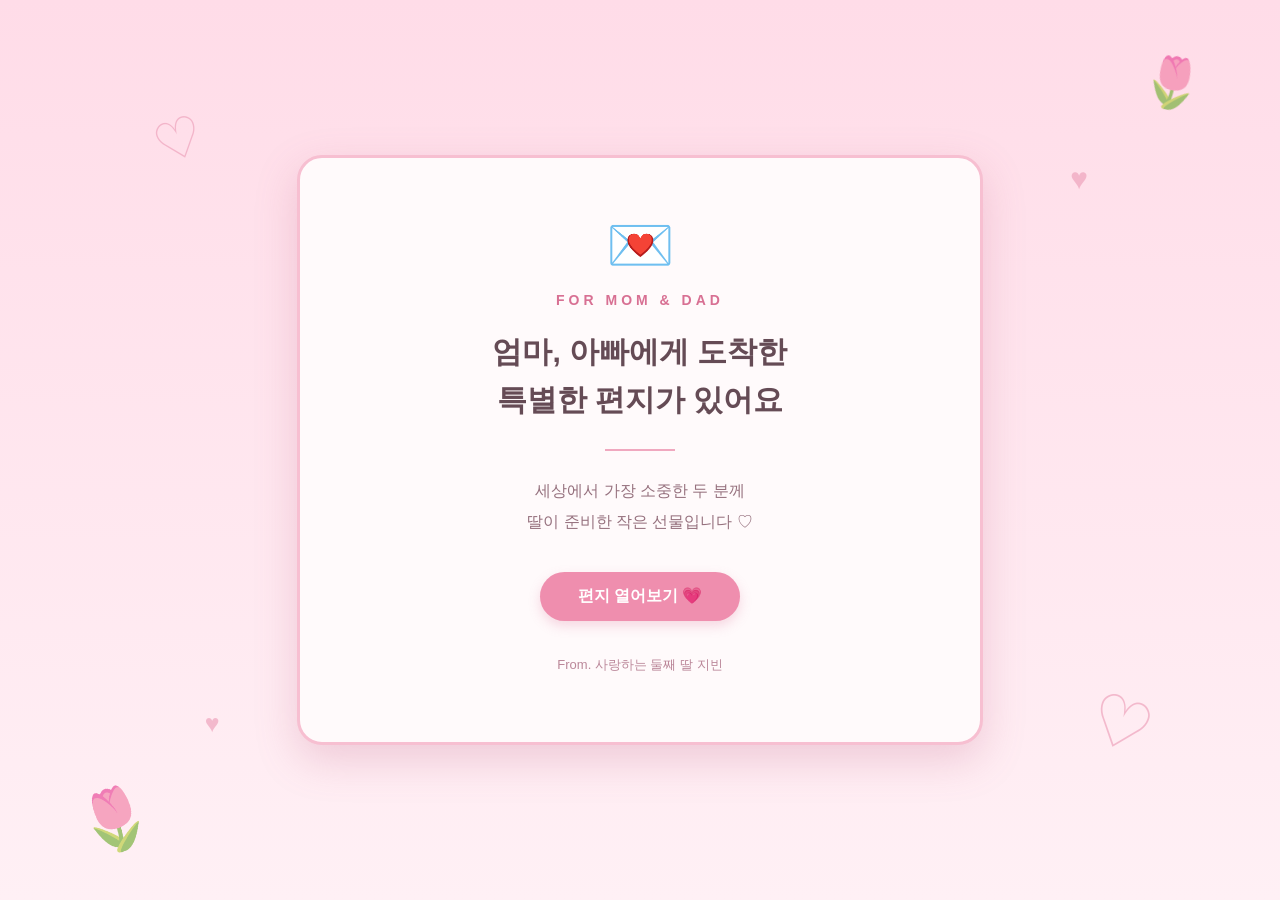
<file: index.html>
<!DOCTYPE html>
<html>
<head>
    <meta charset="UTF-8">
    <title>엄마 아빠에게 💌</title>
    <link rel="stylesheet" href="style.css">
</head>

<body>

    <!-- 배경 장식 -->
    <div class="deco heart1">♡</div>
    <div class="deco heart2">♥</div>
    <div class="deco heart3">♡</div>
    <div class="deco heart4">♥</div>
    <div class="deco flower1">🌷</div>
    <div class="deco flower2">🌷</div>

    <div class="letter">

        <div class="envelope">💌</div>

        <p class="small-title">FOR MOM & DAD</p>

        <h1>
            엄마, 아빠에게 도착한<br>
            특별한 편지가 있어요
        </h1>

        <div class="line"></div>

        <p class="message">
            세상에서 가장 소중한 두 분께<br>
            딸이 준비한 작은 선물입니다 ♡
        </p>

        <a href="letter.html" class="open-button">
            편지 열어보기 💗
        </a>

        <p class="from">From. 사랑하는 둘째 딸 지빈</p>

    </div>

</body>
</html>
</file>
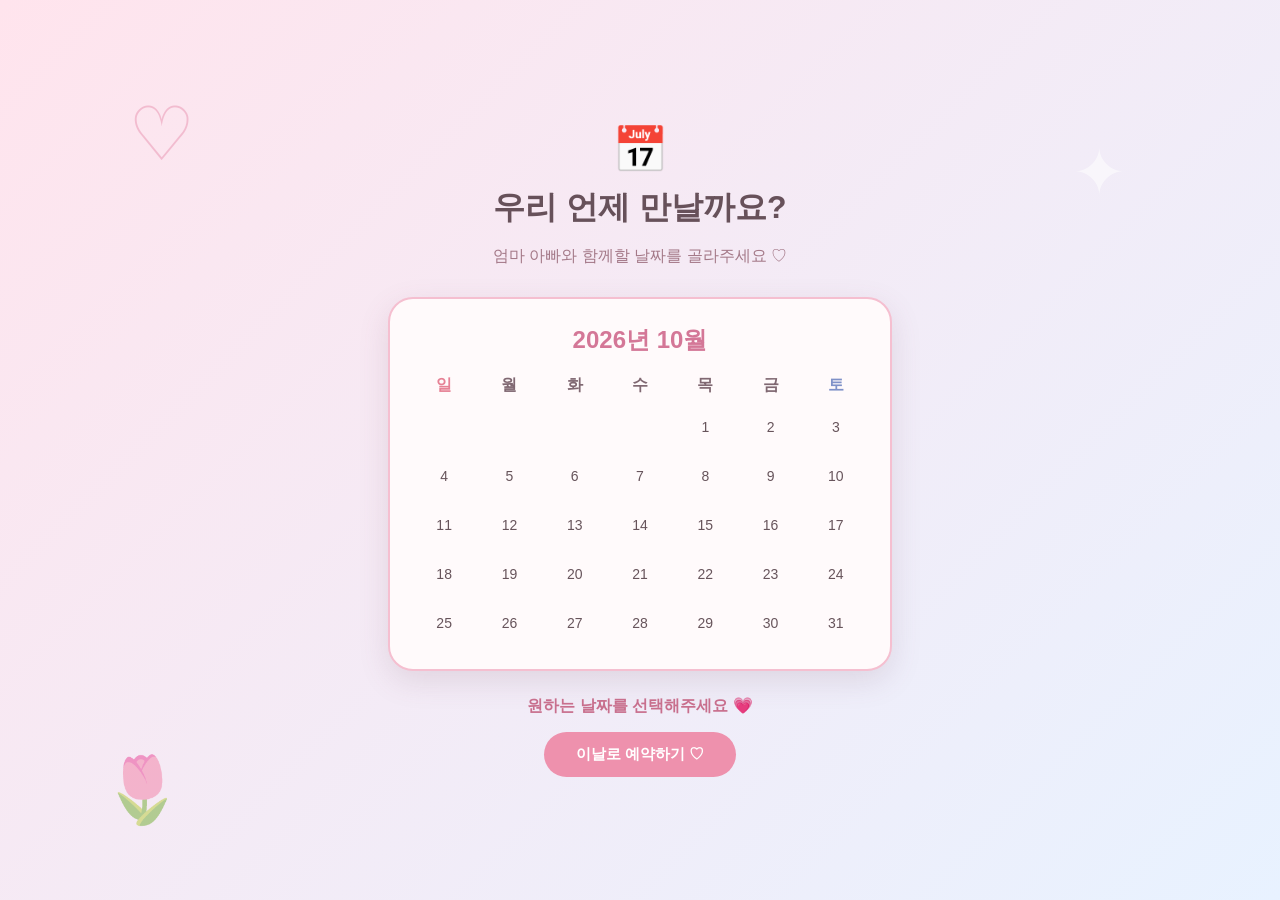
<file: date.html>
<!DOCTYPE html>
<html>
<head>
    <meta charset="UTF-8">
    <title>우리의 저녁 약속</title>
    <link rel="stylesheet" href="date.css">
</head>

<body>

    <div class="deco deco1">♡</div>
    <div class="deco deco2">✦</div>
    <div class="deco deco3">🌷</div>

    <div class="date-container">

        <div class="calendar-emoji">📅</div>

        <h1>우리 언제 만날까요?</h1>

        <p class="subtitle">
            엄마 아빠와 함께할 날짜를 골라주세요 ♡
        </p>


        <div class="calendar">

            <h2>2026년 10월</h2>

            <div class="week">
                <span class="sun">일</span>
                <span>월</span>
                <span>화</span>
                <span>수</span>
                <span>목</span>
                <span>금</span>
                <span class="sat">토</span>
            </div>


            <div class="days">

                <span></span>
                <span></span>
                <span></span>
                <span></span>

                <button onclick="selectDate(this, 1)">1</button>
                <button onclick="selectDate(this, 2)">2</button>
                <button onclick="selectDate(this, 3)">3</button>

                <button onclick="selectDate(this, 4)">4</button>
                <button onclick="selectDate(this, 5)">5</button>
                <button onclick="selectDate(this, 6)">6</button>
                <button onclick="selectDate(this, 7)">7</button>
                <button onclick="selectDate(this, 8)">8</button>
                <button onclick="selectDate(this, 9)">9</button>
                <button onclick="selectDate(this, 10)">10</button>

                <button onclick="selectDate(this, 11)">11</button>
                <button onclick="selectDate(this, 12)">12</button>
                <button onclick="selectDate(this, 13)">13</button>
                <button onclick="selectDate(this, 14)">14</button>
                <button onclick="selectDate(this, 15)">15</button>
                <button onclick="selectDate(this, 16)">16</button>
                <button onclick="selectDate(this, 17)">17</button>

                <button onclick="selectDate(this, 18)">18</button>
                <button onclick="selectDate(this, 19)">19</button>
                <button onclick="selectDate(this, 20)">20</button>
                <button onclick="selectDate(this, 21)">21</button>
                <button onclick="selectDate(this, 22)">22</button>
                <button onclick="selectDate(this, 23)">23</button>
                <button onclick="selectDate(this, 24)">24</button>

                <button onclick="selectDate(this, 25)">25</button>
                <button onclick="selectDate(this, 26)">26</button>
                <button onclick="selectDate(this, 27)">27</button>
                <button onclick="selectDate(this, 28)">28</button>
                <button onclick="selectDate(this, 29)">29</button>
                <button onclick="selectDate(this, 30)">30</button>
                <button onclick="selectDate(this, 31)">31</button>

            </div>

        </div>


        <p id="selectedText">
            원하는 날짜를 선택해주세요 💗
        </p>


        <button class="reserve-button" onclick="reserve()">
            이날로 예약하기 ♡
        </button>

    </div>


    <!-- 예약 완료 팝업 -->

    <div id="completePopup" class="popup">

        <div class="complete-box">

    <div class="complete-heart">💗</div>

    <p class="complete-small">
        RESERVATION COMPLETE
    </p>

    <h2>예약 완료!</h2>

    <p>
        엄마 아빠와 함께하는<br>
        저녁 식사가 예약되었습니다 🍽️
    </p>

    <div id="finalDate" class="final-date"></div>

    <p class="final-message">
        그럼 이날 만나요 ♡
    </p>

    <a href="ending.html" class="ending-button">
        마지막 편지 보기 💌
    </a>

</div>

    </div>


    <script>

        var selectedDate = 0;


        function selectDate(button, date) {

            var buttons = document.querySelectorAll(".days button");

            for (var i = 0; i < buttons.length; i++) {
                buttons[i].classList.remove("selected");
            }


            button.classList.add("selected");

            selectedDate = date;


            document.getElementById("selectedText").innerHTML =
                "💗 2026년 10월 " + date + "일을 선택하셨습니다.";
        }


        function reserve() {

            if (selectedDate == 0) {

                alert("먼저 날짜를 선택해주세요 ♡");

            }

            else {

                document.getElementById("finalDate").innerHTML =
                    "📅 2026년 10월 " + selectedDate + "일";


                document.getElementById("completePopup").style.display =
                    "flex";
            }

        }

    </script>

</body>
</html>
</file>
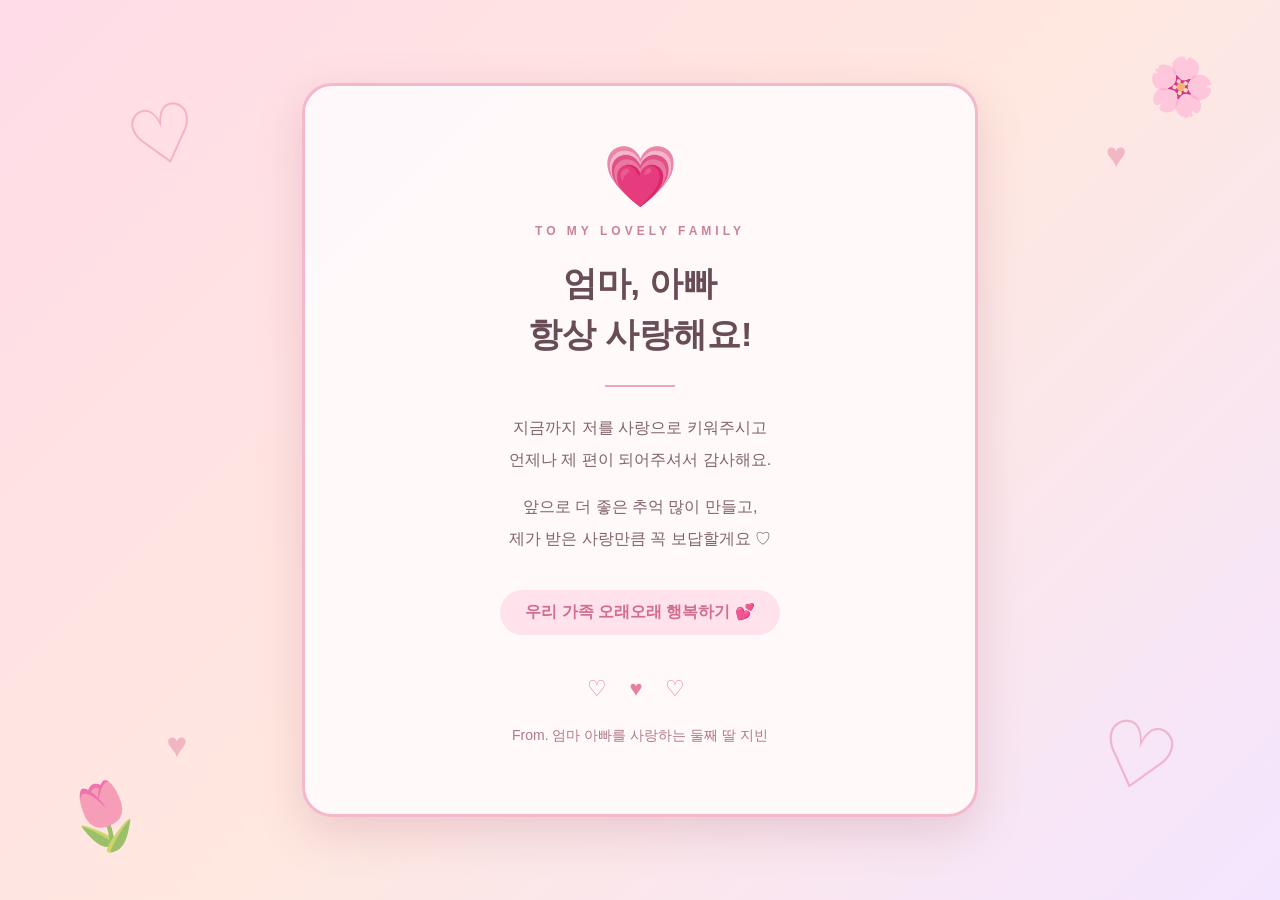
<file: ending.html>
<!DOCTYPE html>
<html>
<head>
    <meta charset="UTF-8">
    <title>엄마 아빠 사랑해요</title>
    <link rel="stylesheet" href="ending.css">
</head>

<body>

    <!-- 배경 장식 -->
    <div class="heart heart1">♡</div>
    <div class="heart heart2">♥</div>
    <div class="heart heart3">♡</div>
    <div class="heart heart4">♥</div>

    <div class="flower flower1">🌷</div>
    <div class="flower flower2">🌸</div>

    <div class="ending-card">

        <div class="big-heart">💗</div>

        <p class="small-title">
            TO MY LOVELY FAMILY
        </p>

        <h1>
            엄마, 아빠<br>
            항상 사랑해요!
        </h1>

        <div class="line"></div>

        <p class="message">
            지금까지 저를 사랑으로 키워주시고<br>
            언제나 제 편이 되어주셔서 감사해요.
        </p>

        <p class="message">
            앞으로 더 좋은 추억 많이 만들고,<br>
            제가 받은 사랑만큼 꼭 보답할게요 ♡
        </p>

        <p class="promise">
            우리 가족 오래오래 행복하기 💕
        </p>

        <div class="mini-hearts">
            ♡ ♥ ♡
        </div>

        <p class="from">
            From. 엄마 아빠를 사랑하는 둘째 딸 지빈
        </p>

    </div>

</body>
</html>
</file>
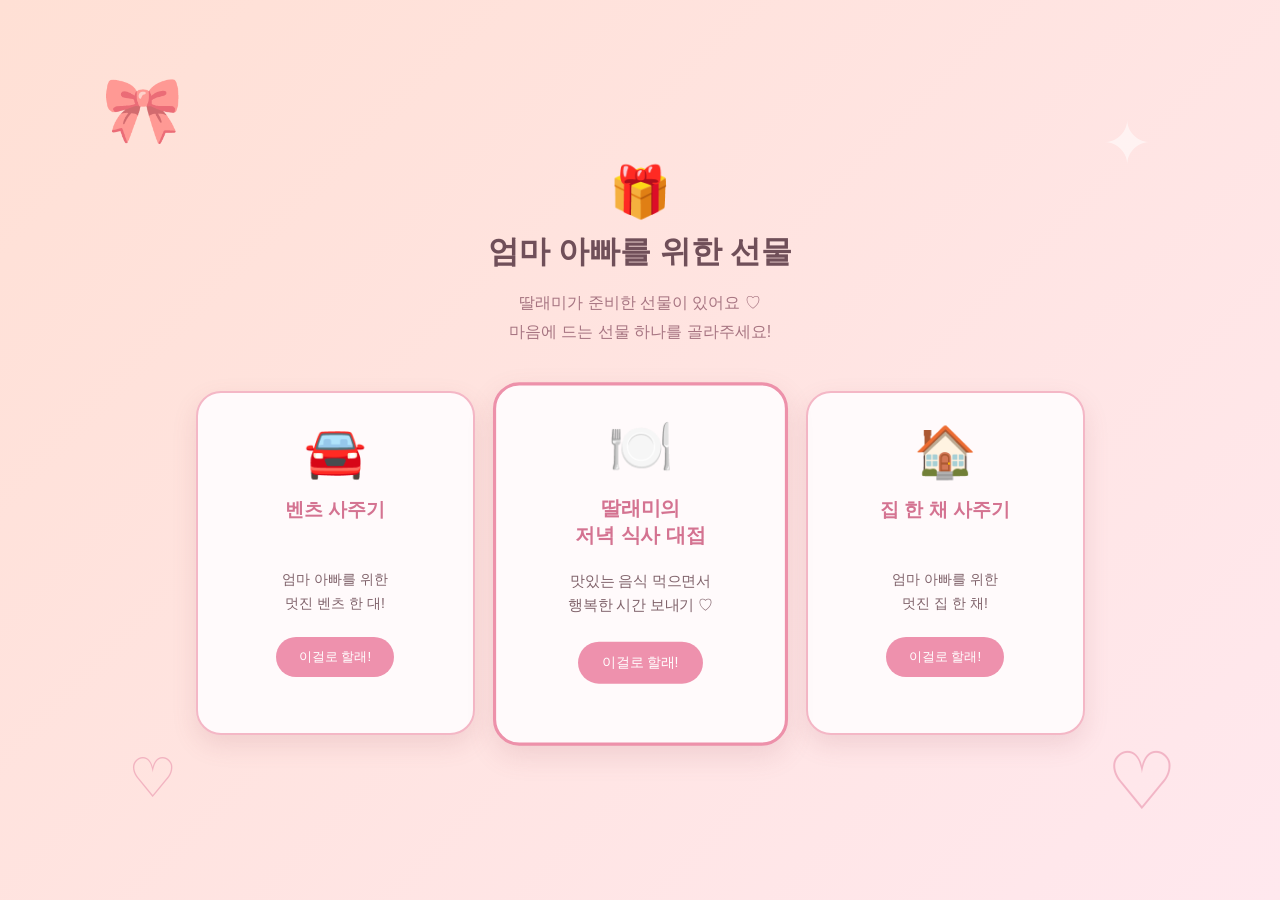
<file: event.html>
<!DOCTYPE html>
<html>
<head>
    <meta charset="UTF-8">
    <title>엄마 아빠를 위한 선물</title>
    <link rel="stylesheet" href="event.css">
</head>

<body>

    <div class="deco deco1">🎀</div>
    <div class="deco deco2">♡</div>
    <div class="deco deco3">✦</div>
    <div class="deco deco4">♡</div>

    <div class="event-container">

        <div class="gift">🎁</div>

        <h1>엄마 아빠를 위한 선물</h1>

        <p class="subtitle">
            딸래미가 준비한 선물이 있어요 ♡<br>
            마음에 드는 선물 하나를 골라주세요!
        </p>


        <div class="gift-container">

            <div class="gift-card" onclick="wrongChoice(1)">

                <div class="emoji">🚘</div>

                <h2>벤츠 사주기</h2>

                <p>
                    엄마 아빠를 위한<br>
                    멋진 벤츠 한 대!
                </p>

                <button>이걸로 할래!</button>

            </div>


            <div class="gift-card special" onclick="rightChoice()">

                <div class="emoji">🍽️</div>

                <h2>딸래미의<br>저녁 식사 대접</h2>

                <p>
                    맛있는 음식 먹으면서<br>
                    행복한 시간 보내기 ♡
                </p>

                <button>이걸로 할래!</button>

            </div>


            <div class="gift-card" onclick="wrongChoice(3)">

                <div class="emoji">🏠</div>

                <h2>집 한 채 사주기</h2>

                <p>
                    엄마 아빠를 위한<br>
                    멋진 집 한 채!
                </p>

                <button>이걸로 할래!</button>

            </div>

        </div>

    </div>


    <div id="popup" class="popup">

        <div class="popup-box">

            <div id="popupEmoji" class="popup-emoji">🥹</div>

            <h2 id="popupTitle">잠깐만요!</h2>

            <p id="popupMessage"></p>

            <button onclick="closePopup()">
                다시 고르기 ♡
            </button>

        </div>

    </div>


    <script>

        function wrongChoice(number) {

            if (number == 1) {

                document.getElementById("popupEmoji").innerHTML = "🚘🥹";

                document.getElementById("popupTitle").innerHTML =
                    "잠깐만요!";

                document.getElementById("popupMessage").innerHTML =
                    "엄마 아빠...<br>딸래미의 통장 잔액을 생각해주세요...<br><br>다시 한 번 골라볼까요? ♡";
            }

            else {

                document.getElementById("popupEmoji").innerHTML = "🏠🥺";

                document.getElementById("popupTitle").innerHTML =
                    "이건 조금만 기다려주세요!";

                document.getElementById("popupMessage").innerHTML =
                    "엄마 아빠... 집은 제가 취업하고 나서<br>다시 이야기하는 걸로 해요 ㅎㅎ<br><br>다른 선물을 골라주세요 ♡";
            }

            document.getElementById("popup").style.display = "flex";
        }


        function closePopup() {

            document.getElementById("popup").style.display = "none";

        }


        function rightChoice() {

            window.location.href = "date.html";

        }

    </script>

</body>
</html>
</file>
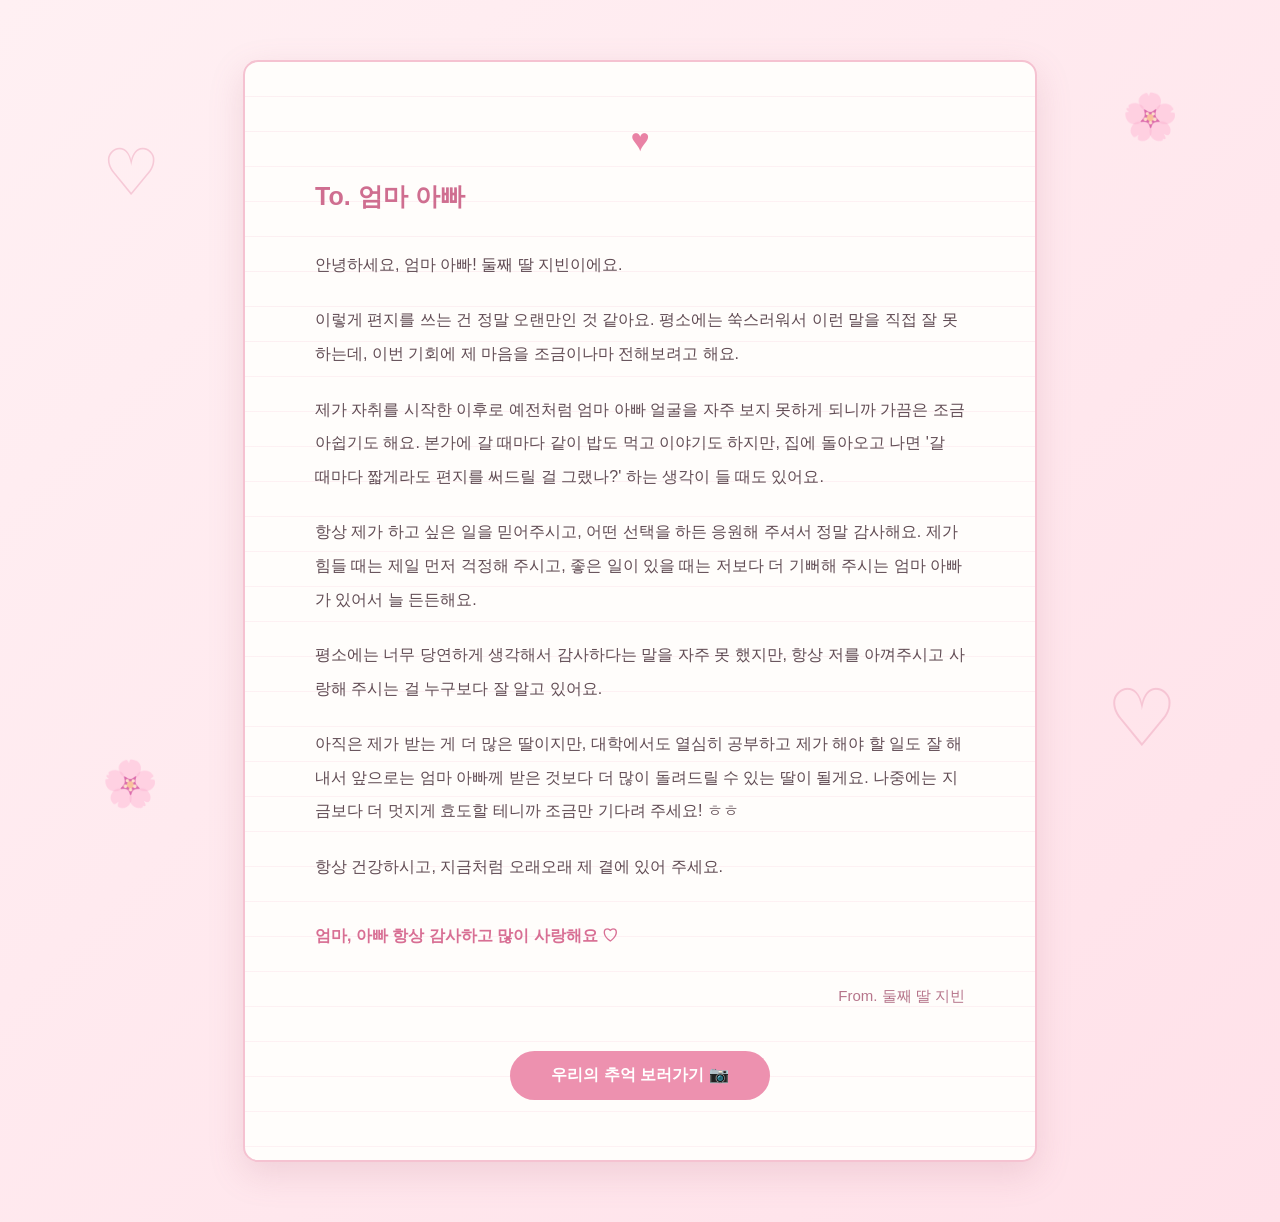
<file: letter.html>
<!DOCTYPE html>
<html>
<head>
    <meta charset="UTF-8">
    <title>엄마 아빠에게 보내는 편지</title>
    <link rel="stylesheet" href="letter.css">
</head>

<body>

    <div class="deco deco1">♡</div>
    <div class="deco deco2">♡</div>
    <div class="deco deco3">🌸</div>
    <div class="deco deco4">🌸</div>

    <div class="letter-paper">

        <div class="top-heart">♥</div>

        <h2>To. 엄마 아빠</h2>

        <div class="letter-content">

            <p>
                안녕하세요, 엄마 아빠! 둘째 딸 지빈이에요.
            </p>

            <p>
                이렇게 편지를 쓰는 건 정말 오랜만인 것 같아요.
                평소에는 쑥스러워서 이런 말을 직접 잘 못 하는데,
                이번 기회에 제 마음을 조금이나마 전해보려고 해요.
            </p>

            <p>
                제가 자취를 시작한 이후로 예전처럼 엄마 아빠 얼굴을
                자주 보지 못하게 되니까 가끔은 조금 아쉽기도 해요.
                본가에 갈 때마다 같이 밥도 먹고 이야기도 하지만,
                집에 돌아오고 나면 '갈 때마다 짧게라도 편지를 써드릴 걸 그랬나?'
                하는 생각이 들 때도 있어요.
            </p>

            <p>
                항상 제가 하고 싶은 일을 믿어주시고,
                어떤 선택을 하든 응원해 주셔서 정말 감사해요.
                제가 힘들 때는 제일 먼저 걱정해 주시고,
                좋은 일이 있을 때는 저보다 더 기뻐해 주시는
                엄마 아빠가 있어서 늘 든든해요.
            </p>

            <p>
                평소에는 너무 당연하게 생각해서 감사하다는 말을
                자주 못 했지만, 항상 저를 아껴주시고 사랑해 주시는 걸
                누구보다 잘 알고 있어요.
            </p>

            <p>
                아직은 제가 받는 게 더 많은 딸이지만,
                대학에서도 열심히 공부하고 제가 해야 할 일도 잘 해내서
                앞으로는 엄마 아빠께 받은 것보다 더 많이
                돌려드릴 수 있는 딸이 될게요.
                나중에는 지금보다 더 멋지게 효도할 테니까
                조금만 기다려 주세요! ㅎㅎ
            </p>

            <p>
                항상 건강하시고, 지금처럼 오래오래 제 곁에 있어 주세요.
            </p>

            <p class="love">
                엄마, 아빠 항상 감사하고 많이 사랑해요 ♡
            </p>

        </div>

        <p class="from">
            From. 둘째 딸 지빈
        </p>

        <a href="memory.html" class="next-button">
            우리의 추억 보러가기 📷
        </a>

    </div>

</body>
</html>
</file>
<file: style.css>
body {
    margin: 0;
    padding: 0;
    height: 100vh;

    background: linear-gradient(#ffdce8, #fff0f5);

    font-family: "Malgun Gothic", "맑은 고딕", sans-serif;

    display: flex;
    justify-content: center;
    align-items: center;

    overflow: hidden;
}


/* 편지 */

.letter {
    width: 580px;

    padding: 55px 50px;

    background-color: #fffafb;

    border: 3px solid #f7bfd1;
    border-radius: 25px;

    text-align: center;

    box-shadow: 0 15px 40px rgba(190, 100, 135, 0.25);

    position: relative;
    z-index: 2;
}


.envelope {
    font-size: 55px;

    margin-bottom: 10px;
}


.small-title {
    color: #d87093;

    font-size: 14px;
    font-weight: bold;

    letter-spacing: 4px;
}


h1 {
    color: #654b55;

    font-size: 30px;

    line-height: 1.6;

    margin: 20px 0;
}


.line {
    width: 70px;
    height: 2px;

    background-color: #f0a8bf;

    margin: 25px auto;
}


.message {
    color: #96717e;

    font-size: 16px;

    line-height: 1.9;

    margin-bottom: 35px;
}


.open-button {
    display: inline-block;

    padding: 14px 38px;

    background-color: #ef8eae;
    color: white;

    text-decoration: none;

    border-radius: 30px;

    font-size: 16px;
    font-weight: bold;

    box-shadow: 0 5px 12px rgba(220, 110, 150, 0.25);

    transition: 0.3s;
}


.open-button:hover {
    background-color: #dc7598;

    transform: translateY(-3px);
}


.from {
    margin-top: 35px;

    color: #bb8799;

    font-size: 13px;
}


/* 배경 장식 */

.deco {
    position: absolute;

    color: #efa4bd;

    opacity: 0.7;
}


.heart1 {
    top: 12%;
    left: 12%;

    font-size: 55px;

    transform: rotate(-20deg);
}


.heart2 {
    top: 18%;
    right: 15%;

    font-size: 30px;
}


.heart3 {
    bottom: 15%;
    right: 10%;

    font-size: 70px;

    transform: rotate(20deg);
}


.heart4 {
    bottom: 18%;
    left: 16%;

    font-size: 25px;
}


.flower1 {
    position: absolute;

    left: 6%;
    bottom: 5%;

    font-size: 60px;

    transform: rotate(-15deg);
}


.flower2 {
    position: absolute;

    right: 6%;
    top: 6%;

    font-size: 50px;

    transform: rotate(15deg);
}
</file>
<file: date.css>
body {
    margin: 0;
    padding: 0;

    min-height: 100vh;

    background: linear-gradient(135deg, #ffe4ed, #e8f2ff);

    font-family: "Malgun Gothic", "맑은 고딕", sans-serif;

    display: flex;
    justify-content: center;
    align-items: center;

    overflow: hidden;
}


.date-container {
    width: 600px;

    text-align: center;

    position: relative;
    z-index: 2;
}


.calendar-emoji {
    font-size: 45px;
}


h1 {
    color: #67515a;

    margin: 10px 0;
}


.subtitle {
    color: #a47988;

    margin-bottom: 30px;
}


/* 달력 */

.calendar {
    width: 450px;

    margin: 0 auto;

    padding: 25px;

    background-color: #fffafb;

    border: 2px solid #f5bfd0;
    border-radius: 25px;

    box-shadow: 0 10px 30px rgba(120, 80, 100, 0.15);
}


.calendar h2 {
    color: #d47797;

    margin-top: 0;
}


.week,
.days {
    display: grid;

    grid-template-columns: repeat(7, 1fr);

    gap: 7px;
}


.week {
    margin-bottom: 10px;

    color: #806872;

    font-weight: bold;
}


.sun {
    color: #e68195;
}


.sat {
    color: #7f91c8;
}


.days button {
    height: 42px;

    background-color: transparent;

    border: none;
    border-radius: 50%;

    color: #67545b;

    font-size: 14px;

    cursor: pointer;

    transition: 0.2s;
}


.days button:hover {
    background-color: #ffe0ea;
}


.days button.selected {
    background-color: #ed8eac;

    color: white;

    font-weight: bold;
}


#selectedText {
    color: #c86f8d;

    margin: 25px 0 15px;

    font-weight: bold;
}


.reserve-button {
    padding: 13px 32px;

    background-color: #ee91ad;
    color: white;

    border: none;
    border-radius: 30px;

    font-size: 15px;
    font-weight: bold;

    cursor: pointer;

    transition: 0.3s;
}


.reserve-button:hover {
    background-color: #d9799a;

    transform: translateY(-3px);
}


/* 완료 팝업 */

.popup {
    display: none;

    position: fixed;

    top: 0;
    left: 0;

    width: 100%;
    height: 100%;

    background-color: rgba(70, 45, 60, 0.45);

    justify-content: center;
    align-items: center;

    z-index: 10;
}


.complete-box {
    width: 400px;

    padding: 45px;

    background-color: #fffafb;

    border: 3px solid #f3b2c7;
    border-radius: 30px;

    text-align: center;

    box-shadow: 0 15px 40px rgba(80, 50, 70, 0.3);
}


.complete-heart {
    font-size: 55px;
}


.complete-small {
    color: #c58b9f;

    font-size: 11px;

    letter-spacing: 3px;
}


.complete-box h2 {
    color: #d66f92;

    font-size: 30px;
}


.complete-box p {
    color: #705760;

    line-height: 1.8;
}


.final-date {
    width: 230px;

    margin: 20px auto;

    padding: 12px;

    background-color: #ffe6ee;

    border-radius: 20px;

    color: #c76084;

    font-weight: bold;
}


.final-message {
    margin-top: 25px;
}


.final-from {
    margin-top: 30px;

    color: #cf7896 !important;

    font-weight: bold;
}


/* 배경 장식 */

.deco {
    position: absolute;

    opacity: 0.55;
}


.deco1 {
    top: 10%;
    left: 10%;

    color: #eb9ab6;

    font-size: 75px;
}


.deco2 {
    right: 12%;
    top: 15%;

    color: white;

    font-size: 65px;
}


.deco3 {
    bottom: 8%;
    left: 8%;

    font-size: 65px;
}

.ending-button {
    display: inline-block;

    margin-top: 15px;

    padding: 13px 30px;

    background-color: #ee91ad;
    color: white;

    text-decoration: none;

    border-radius: 30px;

    font-size: 14px;
    font-weight: bold;

    transition: 0.3s;
}

.ending-button:hover {
    background-color: #d9799a;

    transform: translateY(-3px);
}
</file>
<file: ending.css>
body {
    margin: 0;
    padding: 0;

    width: 100%;
    height: 100vh;

    background: linear-gradient(
        135deg,
        #ffdce8,
        #ffe8df,
        #f4e5ff
    );

    font-family: "Malgun Gothic", "맑은 고딕", sans-serif;

    display: flex;
    justify-content: center;
    align-items: center;

    overflow: hidden;
}


/* 마지막 카드 */

.ending-card {
    width: 570px;

    padding: 55px 50px;

    background-color: rgba(255, 250, 251, 0.95);

    border: 3px solid #f4b8cc;
    border-radius: 30px;

    text-align: center;

    box-shadow: 0 15px 45px rgba(170, 90, 120, 0.22);

    position: relative;
    z-index: 2;
}


/* 큰 하트 */

.big-heart {
    font-size: 60px;

    margin-bottom: 10px;
}


/* 영어 작은 제목 */

.small-title {
    color: #ca829b;

    font-size: 12px;
    font-weight: bold;

    letter-spacing: 4px;

    margin-bottom: 20px;
}


/* 제목 */

h1 {
    color: #684d57;

    font-size: 34px;

    line-height: 1.5;

    margin: 10px 0 20px;
}


/* 가운데 선 */

.line {
    width: 70px;
    height: 2px;

    margin: 25px auto;

    background-color: #efa6bd;
}


/* 메시지 */

.message {
    color: #80636d;

    font-size: 16px;

    line-height: 2;

    margin: 15px 0;
}


/* 약속 */

.promise {
    display: inline-block;

    margin-top: 20px;

    padding: 12px 25px;

    background-color: #ffe2ec;

    border-radius: 25px;

    color: #cf6e91;

    font-size: 16px;
    font-weight: bold;
}


/* 작은 하트 */

.mini-hearts {
    margin-top: 25px;

    color: #e77f9f;

    font-size: 22px;

    letter-spacing: 8px;
}


/* 보내는 사람 */

.from {
    margin-top: 25px;

    color: #b2788c;

    font-size: 14px;
}


/* 배경 하트 */

.heart {
    position: absolute;

    color: #eb96b2;

    opacity: 0.6;
}


.heart1 {
    top: 10%;
    left: 10%;

    font-size: 80px;

    transform: rotate(-15deg);
}


.heart2 {
    top: 15%;
    right: 12%;

    font-size: 35px;
}


.heart3 {
    bottom: 10%;
    right: 8%;

    font-size: 90px;

    transform: rotate(15deg);
}


.heart4 {
    bottom: 15%;
    left: 13%;

    font-size: 35px;
}


/* 꽃 장식 */

.flower {
    position: absolute;

    opacity: 0.75;
}


.flower1 {
    bottom: 5%;
    left: 5%;

    font-size: 65px;

    transform: rotate(-15deg);
}


.flower2 {
    top: 6%;
    right: 5%;

    font-size: 55px;

    transform: rotate(15deg);
}
</file>
<file: event.css>
body {
    margin: 0;
    padding: 0;

    min-height: 100vh;

    background: linear-gradient(135deg, #ffe0d5, #ffe8ee);

    font-family: "Malgun Gothic", "맑은 고딕", sans-serif;

    display: flex;
    justify-content: center;
    align-items: center;

    overflow: hidden;
}


.event-container {
    width: 1000px;

    text-align: center;

    position: relative;
    z-index: 2;
}


.gift {
    font-size: 50px;
}


h1 {
    color: #704f59;

    font-size: 31px;

    margin: 10px 0;
}


.subtitle {
    color: #a77582;

    line-height: 1.8;

    margin-bottom: 45px;
}


.gift-container {
    display: flex;

    justify-content: center;

    gap: 25px;
}


.gift-card {
    width: 235px;
    height: 280px;

    padding: 30px 20px;

    background-color: #fffafb;

    border: 2px solid #f4b7c6;
    border-radius: 25px;

    box-shadow: 0 10px 25px rgba(160, 90, 100, 0.15);

    cursor: pointer;

    transition: 0.3s;
}


.gift-card:hover {
    transform: translateY(-12px);

    box-shadow: 0 15px 30px rgba(160, 90, 100, 0.25);
}


.special {
    border: 3px solid #ed91aa;

    transform: scale(1.05);
}


.special:hover {
    transform: scale(1.05) translateY(-12px);
}


.emoji {
    font-size: 50px;
}


.gift-card h2 {
    color: #d47391;

    font-size: 19px;

    min-height: 55px;
}


.gift-card p {
    color: #80636b;

    line-height: 1.7;

    font-size: 14px;

    min-height: 55px;
}


.gift-card button {
    padding: 11px 23px;

    background-color: #ee91ad;
    color: white;

    border: none;
    border-radius: 25px;

    cursor: pointer;
}


.popup {
    display: none;

    position: fixed;

    top: 0;
    left: 0;

    width: 100%;
    height: 100%;

    background-color: rgba(70, 40, 50, 0.45);

    justify-content: center;
    align-items: center;

    z-index: 10;
}


.popup-box {
    width: 380px;

    padding: 45px 35px;

    background-color: #fffafb;

    border: 3px solid #f3b1c5;
    border-radius: 25px;

    text-align: center;

    box-shadow: 0 15px 40px rgba(80, 40, 50, 0.25);
}


.popup-emoji {
    font-size: 50px;
}


.popup-box h2 {
    color: #d47391;
}


.popup-box p {
    color: #70545d;

    line-height: 1.8;

    margin: 25px 0;
}


.popup-box button {
    padding: 12px 28px;

    background-color: #ee91ad;
    color: white;

    border: none;
    border-radius: 25px;

    cursor: pointer;
}


/* 배경 장식 */

.deco {
    position: absolute;

    opacity: 0.55;
}


.deco1 {
    top: 8%;
    left: 8%;

    font-size: 65px;
}


.deco2 {
    bottom: 8%;
    right: 8%;

    font-size: 80px;

    color: #e98da8;
}


.deco3 {
    top: 12%;
    right: 10%;

    font-size: 60px;

    color: white;
}


.deco4 {
    bottom: 10%;
    left: 10%;

    font-size: 55px;

    color: #e98da8;
}
</file>
<file: letter.css>
body {
    margin: 0;

    padding: 60px 0;

    min-height: 100vh;

    background: linear-gradient(135deg, #fff0f3, #ffe1e9);

    font-family: "Malgun Gothic", "맑은 고딕", sans-serif;

    display: flex;
    justify-content: center;

    position: relative;
}


.letter-paper {
    width: 650px;

    padding: 60px 70px;

    background-color: #fffdfb;

    background-image:
        repeating-linear-gradient(
            transparent,
            transparent 34px,
            #fbe3ea 35px
        );

    border: 2px solid #f5c2d1;
    border-radius: 15px;

    box-shadow: 0 12px 35px rgba(170, 100, 120, 0.18);

    position: relative;
    z-index: 2;
}


.top-heart {
    text-align: center;

    color: #e982a5;

    font-size: 32px;

    margin-bottom: 20px;
}


h2 {
    color: #cf6e90;

    font-size: 25px;

    margin-bottom: 35px;
}


.letter-content {
    color: #614c54;

    font-size: 16px;

    line-height: 2.1;
}


.letter-content p {
    margin-bottom: 22px;
}


.love {
    color: #d86f94;

    font-weight: bold;

    margin-top: 35px;
}


.from {
    text-align: right;

    color: #b6758b;

    margin-top: 35px;

    font-size: 15px;
}


.next-button {
    display: block;

    width: 210px;

    margin: 45px auto 0;

    padding: 14px 25px;

    background-color: #ed91af;
    color: white;

    text-align: center;
    text-decoration: none;

    border-radius: 30px;

    font-weight: bold;

    transition: 0.3s;
}


.next-button:hover {
    background-color: #d9799a;

    transform: translateY(-3px);
}


/* 배경 장식 */

.deco {
    position: fixed;

    color: #efabc1;

    opacity: 0.55;
}


.deco1 {
    left: 8%;
    top: 15%;

    font-size: 65px;
}


.deco2 {
    right: 8%;
    bottom: 15%;

    font-size: 80px;
}


.deco3 {
    left: 8%;
    bottom: 10%;

    font-size: 45px;
}


.deco4 {
    right: 8%;
    top: 10%;

    font-size: 45px;
}
</file>
